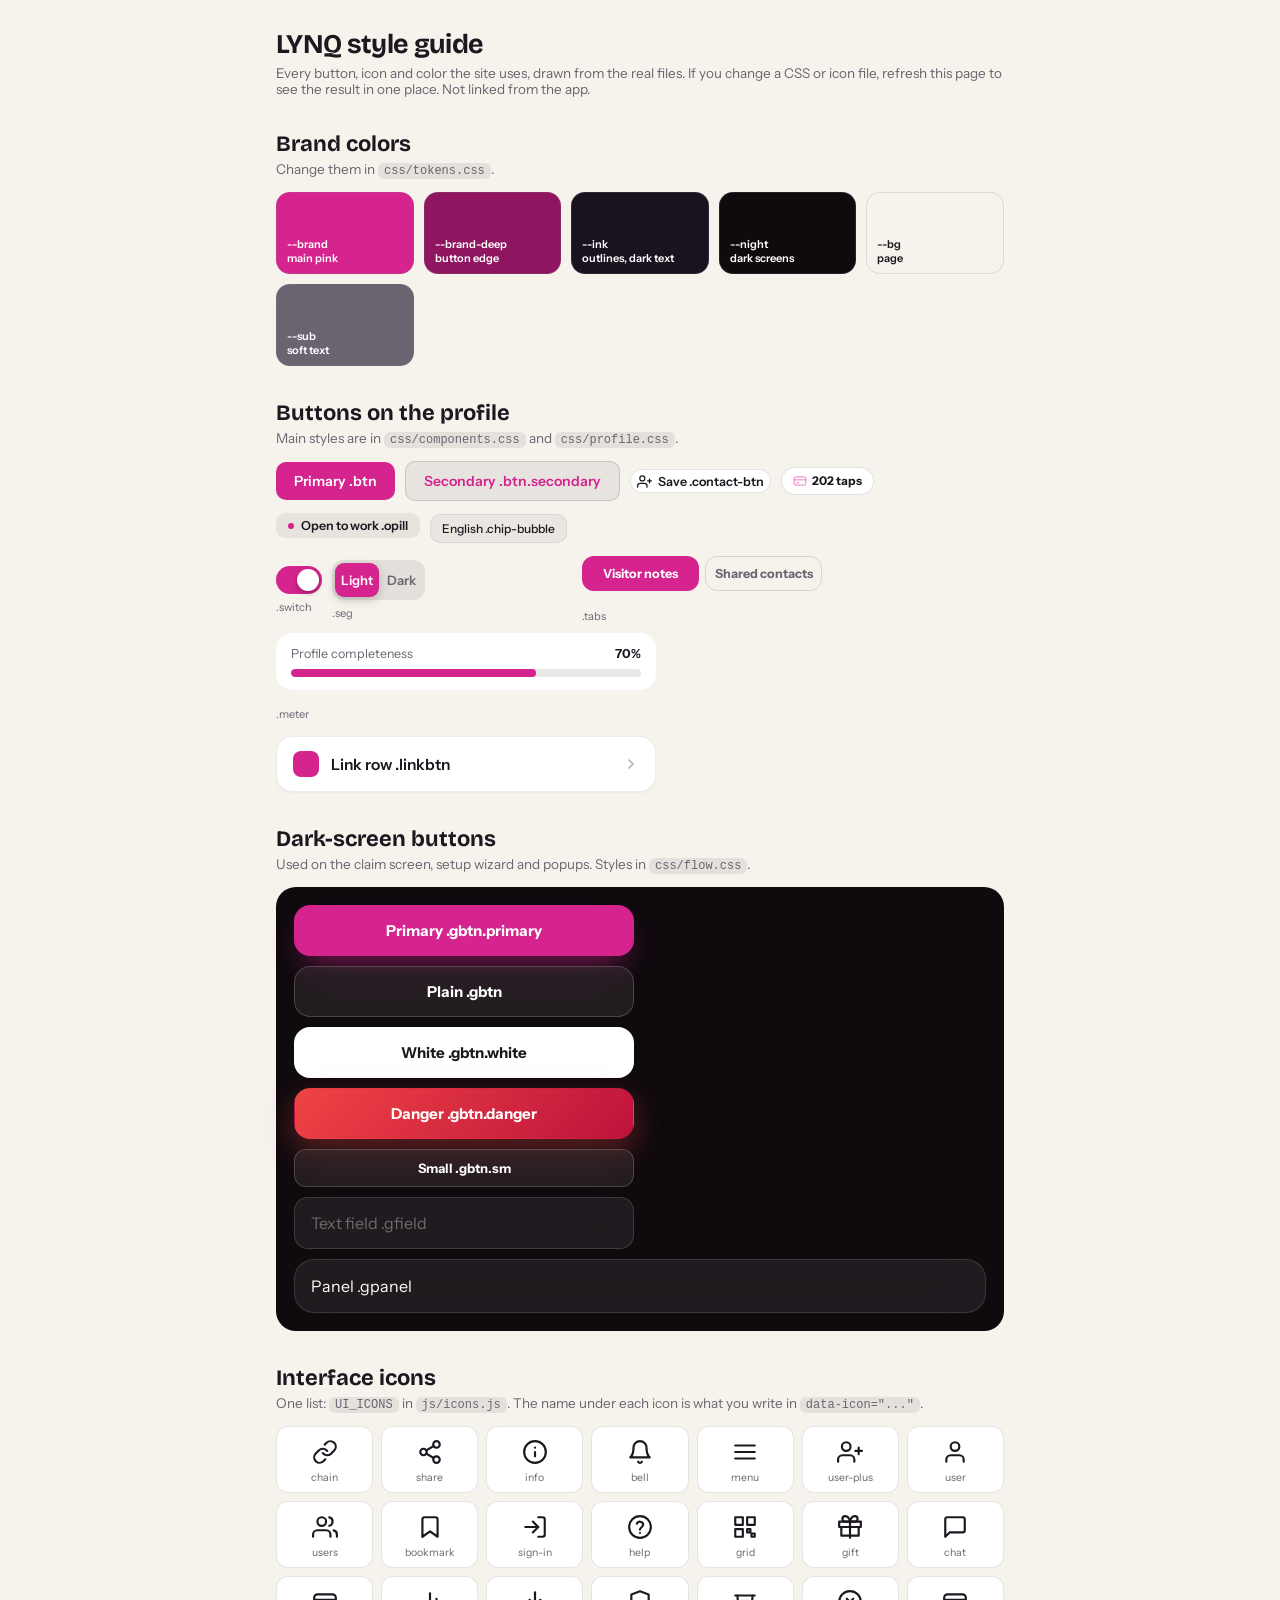
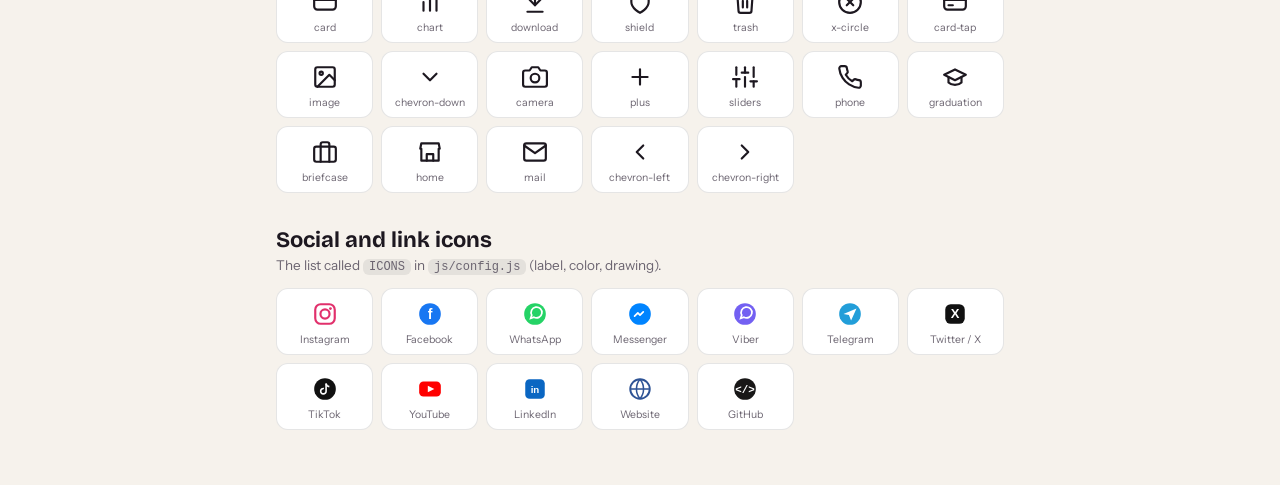
<file: styleguide.html>
<!DOCTYPE html>
<html lang="en"><head><meta charset="utf-8"><meta name="viewport" content="width=device-width,initial-scale=1">
<meta name="robots" content="noindex"><title>LYNQ style guide</title>
<link rel="preconnect" href="https://fonts.googleapis.com"><link rel="preconnect" href="https://fonts.gstatic.com" crossorigin>
<link href="https://fonts.googleapis.com/css2?family=Bricolage+Grotesque:wght@600;700;800&family=Instrument+Sans:wght@400;500;600;700&display=swap" rel="stylesheet">
<link rel="stylesheet" href="css/tokens.css"><link rel="stylesheet" href="css/base.css"><link rel="stylesheet" href="css/profile.css">
<link rel="stylesheet" href="css/components.css"><link rel="stylesheet" href="css/flow.css"><link rel="stylesheet" href="css/editor.css">
<link rel="stylesheet" href="css/overlays.css"><link rel="stylesheet" href="css/features.css"><link rel="stylesheet" href="css/themes.css">
<style>
/* only for this page */
html,body{height:auto}body{padding:20px 16px 60px;max-width:760px;margin:0 auto;-webkit-user-select:text;user-select:text}
body *{-webkit-user-select:text;user-select:text}
.sg h2{font-size:22px;margin:34px 0 4px}.sg p.d{margin:0 0 14px;color:var(--sub);font-size:13.5px}
.sg code{background:rgba(127,127,127,.15);padding:1px 6px;border-radius:6px;font-size:12px}
.sg .row2{display:flex;flex-wrap:wrap;gap:10px;align-items:center;margin-bottom:10px}
.sg .cell{display:flex;flex-direction:column;gap:6px;align-items:flex-start}.sg .cell small{font-size:11px;color:var(--sub)}
.sg .sws{display:grid;grid-template-columns:repeat(auto-fill,minmax(120px,1fr));gap:10px}
.sg .swc{border-radius:14px;padding:44px 10px 8px;font-size:11px;color:#fff;font-weight:600;border:1px solid rgba(127,127,127,.2)}
.sg .igrid{display:grid;grid-template-columns:repeat(auto-fill,minmax(92px,1fr));gap:8px}
.sg .ig{border:1px solid rgba(127,127,127,.2);border-radius:12px;padding:12px 6px 8px;display:flex;flex-direction:column;align-items:center;gap:6px;font-size:10.5px;color:var(--sub);background:var(--card-bg)}
.sg .ig svg{width:26px;height:26px;stroke:var(--text);fill:none}
.sg .dark{background:var(--night);border-radius:20px;padding:18px;display:flex;flex-direction:column;gap:10px;color:#fff}
.sg .dark .gbtn,.sg .dark .gfield{max-width:340px}
</style></head><body class="sg">
<h1>LYNQ style guide</h1>
<p class="d">Every button, icon and color the site uses, drawn from the real files. If you change a CSS or icon file, refresh this page to see the result in one place. Not linked from the app.</p>

<h2>Brand colors</h2><p class="d">Change them in <code>css/tokens.css</code>.</p>
<div class="sws">
<div class="swc" style="background:var(--brand)">--brand<br>main pink</div>
<div class="swc" style="background:var(--brand-deep)">--brand-deep<br>button edge</div>
<div class="swc" style="background:var(--ink)">--ink<br>outlines, dark text</div>
<div class="swc" style="background:var(--night)">--night<br>dark screens</div>
<div class="swc" style="background:var(--bg);color:var(--text)">--bg<br>page</div>
<div class="swc" style="background:var(--sub)">--sub<br>soft text</div>
</div>

<h2>Buttons on the profile</h2><p class="d">Main styles are in <code>css/components.css</code> and <code>css/profile.css</code>.</p>
<div class="row2">
<div class="cell"><button class="btn">Primary .btn</button></div>
<div class="cell"><button class="btn secondary">Secondary .btn.secondary</button></div>
<div class="cell"><button class="contact-btn"><svg viewBox="0 0 24 24" data-icon="user-plus" fill="none" stroke="currentColor" stroke-width="2" stroke-linecap="round" stroke-linejoin="round"></svg>Save .contact-btn</button></div>
<div class="cell"><span class="tap-pill"><svg viewBox="0 0 24 24" data-icon="card-tap"></svg><span class="tl">202 taps</span></span></div>
<div class="cell"><span class="opill"><i></i>Open to work .opill</span></div>
<div class="cell"><span class="chip-bubble">English .chip-bubble</span></div>
</div>
<div class="row2">
<div class="cell"><label class="switch" style="position:relative;display:inline-block;width:46px;height:28px"><input type="checkbox" checked><span class="slider"></span></label><small>.switch</small></div>
<div class="cell" style="min-width:240px"><div class="seg"><button class="on">Light</button><button>Dark</button></div><small>.seg</small></div>
<div class="cell" style="min-width:240px"><div class="tabs" style="width:100%"><button class="on">Visitor notes</button><button>Shared contacts</button></div><small>.tabs</small></div>
</div>
<div style="max-width:380px"><div class="meter"><div class="mt-top"><span>Profile completeness</span><b>70%</b></div><div class="mt-bar"><i style="width:70%"></i></div></div><small style="color:var(--sub);font-size:11px">.meter</small></div>
<div style="max-width:380px;margin-top:14px"><div class="links list-layout"><a class="linkbtn"><span style="width:26px;height:26px;display:inline-block;background:var(--accent);border-radius:8px"></span>Link row .linkbtn</a></div></div>

<h2>Dark-screen buttons</h2><p class="d">Used on the claim screen, setup wizard and popups. Styles in <code>css/flow.css</code>.</p>
<div class="dark">
<button class="gbtn primary">Primary .gbtn.primary</button>
<button class="gbtn">Plain .gbtn</button>
<button class="gbtn white">White .gbtn.white</button>
<button class="gbtn danger">Danger .gbtn.danger</button>
<button class="gbtn sm">Small .gbtn.sm</button>
<input class="gfield" placeholder="Text field .gfield">
<div class="gpanel">Panel .gpanel</div>
</div>

<h2>Interface icons</h2><p class="d">One list: <code>UI_ICONS</code> in <code>js/icons.js</code>. The name under each icon is what you write in <code>data-icon="..."</code>.</p>
<div class="igrid" id="uiIcons"></div>

<h2>Social and link icons</h2><p class="d">The list called <code>ICONS</code> in <code>js/config.js</code> (label, color, drawing).</p>
<div class="igrid" id="platIcons"></div>

<script>window.supabase={createClient:function(){return {}}};</script>
<script src="js/icons.js"></script>
<script src="js/config.js"></script>
<script>
document.getElementById('uiIcons').innerHTML=Object.keys(UI_ICONS).map(k=>`<div class="ig">${uiIcon(k)}${k}</div>`).join('');
document.getElementById('platIcons').innerHTML=Object.entries(ICONS).map(([k,v])=>`<div class="ig"><svg viewBox="0 0 24 24" style="stroke:none">${v.svg.replace(/currentColor/g,v.color)}</svg>${v.label}</div>`).join('');
</script>
</body></html>
</file>
<file: css/tokens.css>
/* css/tokens.css
   Colors and sizes used everywhere. Change the brand pink here.
   (Part of LYNQ 2027. See README.md, 'Where to change what'.) */

:root{
  /* ---- LYNQ brand: change these and the whole site follows ---- */
  --brand:#D6248F;       /* LYNQ pink: buttons, highlights */
  --brand-deep:#8f1561;  /* darker pink: button edges */
  --ink:#1B1220;         /* near-black used for outlines and dark text */
  --night:#0f0a0e;       /* background of the dark screens */
  /* ---- page defaults (a profile theme can override these) ---- */
  --bg:#F6F2EC;--card-bg:#fff;--text:#1d1820;--sub:#6b6470;--accent:var(--brand);--overlay:0,0,0;--ovop:.55;--border:rgba(255,255,255,.4);--wave:linear-gradient(90deg,var(--brand),#ff7ac2,#8b1d6a,#D6248F);color-scheme:light;padding-top:env(safe-area-inset-top,0px);padding-bottom:env(safe-area-inset-bottom,0px);box-sizing:border-box}
</file>
<file: css/base.css>
/* css/base.css
   Page reset, fonts and the page background.
   (Part of LYNQ 2027. See README.md, 'Where to change what'.) */
*{box-sizing:border-box;-webkit-tap-highlight-color:transparent}
body,button,a,div,span,svg,img,label{-webkit-user-select:none;user-select:none;-webkit-touch-callout:none}
input,textarea,select,[contenteditable="true"]{-webkit-user-select:text;user-select:text}
button,a,select,input[type=range],.linkbtn,.theme-card,.rm{outline:none}
button:focus,a:focus,.linkbtn:focus{outline:none}
img{-webkit-user-drag:none;user-drag:none}
html,body{margin:0;height:100%;background:var(--bg);color:var(--text);transition:background .4s cubic-bezier(.16,1,.3,1)}
body{font-family:'Instrument Sans',-apple-system,SF Pro Display,Segoe UI,Roboto,Arial,sans-serif;min-height:100%;-webkit-font-smoothing:antialiased;background-image:var(--pat,none);background-attachment:fixed}
body::before{content:"";position:fixed;inset:0 0 auto;height:env(safe-area-inset-top,0px);z-index:10;background:var(--bg)}
.hidden{display:none!important}

/* official LYNQ wordmark, takes the text color */
.wm{display:inline-block;aspect-ratio:364/72;background:currentColor;-webkit-mask:url(../assets/lynq-wordmark.webp) center/contain no-repeat;mask:url(../assets/lynq-wordmark.webp) center/contain no-repeat;vertical-align:middle;flex:none}
</file>
<file: css/profile.css>
/* css/profile.css
   The public profile: cover photo, avatar, name, links, contact buttons, floating buttons.
   (Part of LYNQ 2027. See README.md, 'Where to change what'.) */
.cover{position:relative;height:220px;background-size:cover;background-position:center;background-repeat:no-repeat;overflow:hidden}
.cover .ov{position:absolute;inset:0;background:rgba(var(--overlay),var(--ovop))}
.cover{-webkit-mask-image:linear-gradient(to bottom,#000 0,#000 calc(100% - 110px),rgba(0,0,0,.55) calc(100% - 55px),transparent 100%);mask-image:linear-gradient(to bottom,#000 0,#000 calc(100% - 110px),rgba(0,0,0,.55) calc(100% - 55px),transparent 100%);transition:height .3s}
.cover-tools{position:absolute;top:12px;left:12px;display:flex;flex-direction:column;gap:8px;z-index:3}
.cover-tools button{width:36px;height:36px;padding:0;border-radius:50%;border:1px solid rgba(255,255,255,.35);background:rgba(20,20,25,.42);backdrop-filter:blur(12px);-webkit-backdrop-filter:blur(12px);display:flex;align-items:center;justify-content:center;cursor:pointer;transition:transform .2s cubic-bezier(.16,1,.3,1)}
.cover-tools button:active{transform:scale(.92)}
.cover-tools svg{width:17px;height:17px;stroke:#fff;fill:none}
.wrap{max-width:460px;margin:0 auto;padding:0 18px 60px;width:100%}
.card{background:var(--card-bg);backdrop-filter:blur(20px);-webkit-backdrop-filter:blur(20px);border:1px solid var(--border);border-radius:24px;margin-top:-60px;padding:24px 20px 20px;position:relative;box-shadow:0 20px 40px rgba(0,0,0,.08),inset 0 1px 0 rgba(255,255,255,.6);width:100%;z-index:5}
.avatar-row{display:flex;align-items:flex-end;justify-content:space-between;margin-top:-70px;margin-bottom:12px}
.avatar-left-group{display:flex;align-items:flex-end;gap:8px}
.avatar{width:96px;height:96px;border-radius:50%;overflow:hidden;border:4px solid rgba(255,255,255,.9);display:flex;align-items:center;justify-content:center;background:var(--accent);color:#fff;font-size:32px;font-weight:700;box-shadow:0 8px 20px rgba(0,0,0,.12)}
.avatar img{width:100%;height:100%;object-fit:cover}
/* no gallery photos: centered profile */
.card.solo .avatar-row{justify-content:center}
.card.solo .avatar-left-group{flex-direction:column;align-items:center;gap:10px}
.card.solo .mini-row{margin-bottom:0}
.card.solo h1,.card.solo .work,.card.solo .worklocation,.card.solo .bio{text-align:center}
.gallery-btn{display:inline-flex;align-items:center;gap:5px;font-size:11px;font-weight:600;padding:5px 10px;border-radius:999px;border:1px solid rgba(127,127,127,.2);background:var(--card-bg);backdrop-filter:blur(10px);color:var(--text);cursor:pointer}
.gallery-btn svg{width:13px;height:13px;flex:none;stroke:var(--accent)}
.tap-pill{position:relative;display:inline-flex;align-items:center;gap:5px;font-size:11px;font-weight:700;padding:4px 10px;border-radius:999px;background:var(--card-bg);backdrop-filter:blur(10px);color:var(--text)}
.tap-pill svg{width:13px;height:13px;stroke:var(--accent);fill:none;flex:none}
.tap-pill::before{content:"";position:absolute;inset:0;border-radius:inherit;padding:1.5px;background:var(--wave);background-size:200% 100%;background-repeat:repeat-x;animation:waveflow 3.6s linear infinite;-webkit-mask:linear-gradient(#000 0 0) content-box,linear-gradient(#000 0 0);-webkit-mask-composite:xor;mask:linear-gradient(#000 0 0) content-box exclude,linear-gradient(#000 0 0);mask-composite:exclude;pointer-events:none}
@keyframes waveflow{to{background-position:200% 0}}
.tap-pill{height:28px;padding:0 11px;font-size:12px;white-space:nowrap;line-height:1}
.tap-pill svg{width:14px!important;height:14px!important}
.gallery-btn{width:28px;height:28px;padding:0;gap:0;font-size:0;justify-content:center}
.gallery-btn svg{width:15px!important;height:15px!important}
.mini-row{display:flex;align-items:center;gap:6px;margin-bottom:6px}
@media(max-width:330px){.tap-pill .tl{display:none}}
.no-taps .gallery-btn{width:auto;height:28px;padding:0 12px;gap:6px;font-size:12px}
.ed .li label.switch{position:relative;display:inline-block;width:46px;min-width:46px;height:28px;flex:none}
.switch input{opacity:0;width:0;height:0;position:absolute}
.switch .slider{position:absolute;inset:0;background:rgba(127,127,127,.35);border-radius:99px;transition:background .25s;cursor:pointer}
.switch .slider::before{content:"";position:absolute;width:22px;height:22px;left:3px;top:3px;border-radius:50%;background:#fff;box-shadow:0 2px 5px rgba(0,0,0,.3);transition:transform .25s cubic-bezier(.16,1,.3,1)}
.switch input:checked+.slider{background:var(--accent)}
.switch input:checked+.slider::before{transform:translateX(18px)}
h1{font-size:22px;margin:8px 0 4px;color:var(--text);font-weight:700}
.bio{color:var(--sub);font-size:14px;margin:0 0 10px;white-space:pre-wrap}
.eduroadmap-box{margin:10px 0 14px;background:rgba(127,127,127,.06);border:1px solid rgba(127,127,127,.15);border-radius:14px;overflow:hidden}
.eduroadmap-header{display:flex;align-items:center;justify-content:space-between;padding:10px 14px;cursor:pointer;font-size:13px;font-weight:600;color:var(--text)}
.eduroadmap-header svg{width:14px;height:14px;stroke:var(--accent);transition:transform .3s}
.eduroadmap-box.open .eduroadmap-header svg{transform:rotate(180deg)}
.eduroadmap-content{max-height:0;overflow:hidden;transition:max-height .35s cubic-bezier(.16,1,.3,1),padding .3s;padding:0 14px}
.eduroadmap-box.open .eduroadmap-content{max-height:600px;padding:0 14px 14px}
.timeline-list{position:relative;padding-left:16px;margin-top:6px;display:flex;flex-direction:column;gap:12px}
.timeline-list::before{content:'';position:absolute;left:4px;top:4px;bottom:4px;width:2px;background:var(--accent);opacity:.3}
.timeline-item{position:relative;font-size:11.5px;color:var(--sub)}
.timeline-item::before{content:'';position:absolute;left:-16px;top:4px;width:8px;height:8px;border-radius:50%;background:var(--accent);border:2px solid var(--card-bg)}
.timeline-level{font-weight:700;color:var(--text);font-size:12px}
.timeline-school{color:var(--text);font-weight:500}
.timeline-subinfo{color:var(--sub);font-size:11px;margin-top:1px}
.timeline-achievements{margin:2px 0 0;padding-left:12px;font-size:10.5px;color:var(--sub);list-style-type:disc}
.extra-section-container{margin:14px 0;display:flex;flex-direction:column;gap:10px}
.extra-group{display:flex;flex-direction:column;gap:6px}
.extra-label{font-weight:700;font-size:13px;color:var(--sub)}
.chips-flex{display:flex;flex-wrap:wrap;gap:6px}
.chip-bubble{font-size:11.5px;font-weight:500;color:var(--text);background:rgba(127,127,127,.1);border:1px solid rgba(127,127,127,.15);border-radius:999px;padding:5px 12px;backdrop-filter:blur(8px)}
.contact-row{display:flex;gap:6px;margin-bottom:14px;flex-wrap:wrap;justify-content:space-between}
.contact-btn{display:inline-flex;align-items:center;justify-content:center;gap:4px;font-size:11px;font-weight:600;padding:7px 8px;border-radius:999px;text-decoration:none;border:1px solid rgba(127,127,127,.15);background:var(--card-bg);backdrop-filter:blur(10px);color:var(--text);box-shadow:0 4px 12px rgba(0,0,0,.04);transition:transform .2s;cursor:pointer;flex:1;min-width:64px;white-space:nowrap;overflow:hidden}
.contact-btn:active{transform:scale(.95)}
.contact-btn svg{width:12px;height:12px;flex:none}
.work{margin:2px 0}
.workrow{font-size:14px;color:var(--sub);margin-bottom:2px}
.workrow .dur{font-size:12px}
.worklocation{font-size:13px;color:var(--sub);margin-bottom:12px}
.worklistitem{display:flex;align-items:center;gap:8px;font-size:13px;padding:6px 0;border-bottom:1px solid rgba(127,127,127,.15)}
.worklistitem .rm{margin-left:auto;color:#d33;font-weight:700;cursor:pointer}
[contenteditable="true"]{outline:2px dashed var(--accent);border-radius:6px;padding:2px 4px}
.links.list-layout{display:flex;flex-direction:column;gap:10px}
.links.list-layout .linkbtn{display:flex;align-items:center;gap:12px;padding:12px 14px;border-radius:14px;background:var(--card-bg);backdrop-filter:blur(10px);text-decoration:none;color:var(--text);font-weight:600;font-size:15px;border:1px solid rgba(127,127,127,.15);width:100%;box-shadow:0 4px 12px rgba(0,0,0,.03);transition:transform .2s cubic-bezier(.16,1,.3,1)}
.links.list-layout .linkbtn:active{transform:scale(.98)}
.links.list-layout .linkbtn svg{width:26px;height:26px;flex:none}
.links.list-layout .linkbtn .rm{margin-left:auto;color:#d33;font-weight:700;cursor:pointer;font-size:18px}
.links.grid-layout{display:grid;grid-template-columns:repeat(3,1fr);gap:12px}
.links.grid-layout .linkbtn{display:flex;flex-direction:column;align-items:center;justify-content:center;text-align:center;gap:8px;padding:16px 8px;border-radius:16px;background:var(--card-bg);backdrop-filter:blur(10px);text-decoration:none;color:var(--text);font-weight:600;font-size:13px;border:1px solid rgba(127,127,127,.15);position:relative;box-shadow:0 4px 12px rgba(0,0,0,.03)}
.links.grid-layout .linkbtn:active{transform:scale(.97)}
.links.grid-layout .linkbtn svg{width:36px;height:36px;flex:none}
.links.grid-layout .linkbtn .rm{position:absolute;top:4px;right:8px;color:#d33;font-weight:700;cursor:pointer;font-size:16px}
.floating-actions{position:fixed;right:18px;bottom:calc(18px + env(safe-area-inset-bottom,0px));display:flex;align-items:center;gap:8px;z-index:20}
.fab{background:var(--accent);color:#fff;border:none;border-radius:999px;padding:12px 20px;font-weight:700;font-size:14px;cursor:pointer;box-shadow:0 8px 24px rgba(0,0,0,.2);transition:transform .2s}
.fab:active{transform:scale(.95)}
.inbox-fab{background:rgba(30,30,30,.85);backdrop-filter:blur(10px);color:#fff;border:none;border-radius:999px;padding:12px 16px;font-weight:700;font-size:14px;cursor:pointer;box-shadow:0 8px 24px rgba(0,0,0,.2);display:flex;align-items:center;gap:6px}
.inbox-fab svg{width:16px;height:16px;stroke:#fff;fill:none}

/* ---------- refined profile look ---------- */
.card{border-radius:30px;padding:26px 22px 22px;box-shadow:0 30px 60px -30px rgba(0,0,0,.35),0 2px 6px rgba(0,0,0,.04)}
h1{font-size:26px;letter-spacing:-.025em;line-height:1.12;margin:10px 0 6px}
.bio{font-size:15px;line-height:1.5}
.tap-pill{border:1px solid rgba(127,127,127,.22);box-shadow:none}
.tap-pill::before{display:none}
.contact-row{gap:8px;flex-wrap:nowrap}
.contact-btn{flex:1 1 0;min-width:0;gap:6px;font-size:12.5px;padding:11px 6px;border-radius:14px;box-shadow:none;border:1px solid rgba(127,127,127,.2);transition:transform .15s,border-color .2s,background .2s}
.contact-btn svg{width:15px;height:15px}
.chip-bubble{border-radius:10px;font-size:12px;padding:6px 11px}
.extra-label{font-size:12.5px;font-weight:600;letter-spacing:.01em}
.links.list-layout{gap:10px}
.links.list-layout .linkbtn{padding:14px 16px;border-radius:16px;box-shadow:0 1px 2px rgba(0,0,0,.04);font-size:15.5px;transition:transform .15s,border-color .2s,box-shadow .2s}
.links.list-layout .linkbtn::after{content:"";margin-left:auto;width:16px;height:16px;flex:none;opacity:.35;background:currentColor;-webkit-mask:url("data:image/svg+xml,%3Csvg xmlns='http://www.w3.org/2000/svg' viewBox='0 0 24 24' fill='none' stroke='%23000' stroke-width='2.4' stroke-linecap='round' stroke-linejoin='round'%3E%3Cpath d='M9 6l6 6-6 6'/%3E%3C/svg%3E") center/contain no-repeat;mask:url("data:image/svg+xml,%3Csvg xmlns='http://www.w3.org/2000/svg' viewBox='0 0 24 24' fill='none' stroke='%23000' stroke-width='2.4' stroke-linecap='round' stroke-linejoin='round'%3E%3Cpath d='M9 6l6 6-6 6'/%3E%3C/svg%3E") center/contain no-repeat}
.links.list-layout .linkbtn:has(.rm)::after{display:none}
.links.grid-layout .linkbtn{border-radius:18px;box-shadow:0 1px 2px rgba(0,0,0,.04)}
@media (hover:hover){
 .links.list-layout .linkbtn:hover,.links.grid-layout .linkbtn:hover{transform:translateY(-2px);border-color:rgba(127,127,127,.35);box-shadow:0 12px 24px -14px rgba(0,0,0,.3)}
 .contact-btn:hover{border-color:rgba(127,127,127,.4)}
}
.btn{border-radius:14px}
.biz-i{border-radius:16px}
</file>
<file: css/components.css>
/* css/components.css
   Shared parts: brand badge, panels, form fields, .btn, modals, photo gallery.
   (Part of LYNQ 2027. See README.md, 'Where to change what'.) */
/* brand badge + decoration */
#brandBadge{position:fixed;right:14px;bottom:calc(14px + env(safe-area-inset-bottom,0px));height:34px;padding:5px 10px;border-radius:12px;background:#fff;box-shadow:0 6px 18px rgba(0,0,0,.2);z-index:20;object-fit:contain}
#decoEl{position:fixed;left:-34px;bottom:64px;width:190px;opacity:.16;pointer-events:none;z-index:0}
.panel{background:var(--card-bg);backdrop-filter:blur(25px);-webkit-backdrop-filter:blur(25px);border-radius:20px;padding:20px;margin-top:16px;border:1px solid var(--border);width:100%;box-shadow:0 15px 35px rgba(0,0,0,.1)}
.panel h3{margin:0 0 12px;font-size:13px;color:var(--sub);text-transform:uppercase;letter-spacing:.06em;display:flex;align-items:center;gap:6px;font-weight:700}
.panel h3 svg{width:16px;height:16px;stroke:var(--sub);fill:none}
.row{display:flex;gap:10px;margin-bottom:12px;align-items:center;flex-wrap:wrap}
.row label{font-size:13px;color:var(--sub);min-width:90px;font-weight:500}
input[type=text],input[type=url],textarea,select{flex:1;padding:10px 12px;border-radius:10px;border:1px solid rgba(127,127,127,.25);background:rgba(255,255,255,.5);color:var(--text);font-size:14px;min-width:120px;outline:none;transition:border-color .2s}
input[type=text]:focus,input[type=url]:focus,textarea:focus,select:focus{border-color:var(--accent);background:rgba(255,255,255,.8)}
textarea{width:100%;resize:vertical;min-height:70px}
input[type=range]{flex:1;accent-color:var(--accent)}
.btn{padding:10px 18px;border-radius:10px;border:none;background:var(--accent);color:#fff;font-weight:600;font-size:14px;cursor:pointer;transition:opacity .2s}
.btn:active{opacity:.8}
.btn.secondary{background:rgba(127,127,127,.12);color:var(--accent);border:1px solid rgba(127,127,127,.3)}
.note-section{margin-top:24px;border-top:1px solid rgba(127,127,127,.15);padding-top:16px}
.note{font-size:12px;color:var(--sub);margin-top:4px}
.auth-prompt{font-size:13px;color:var(--sub);text-align:center;margin-top:20px;display:block;position:relative;z-index:10}
.auth-prompt a{color:var(--accent);text-decoration:underline;font-weight:600;cursor:pointer}
.switch-account-link{display:block;text-align:center;margin:24px auto 0;font-size:11px;color:var(--sub);text-decoration:underline;cursor:pointer}
.note-item{padding:10px 0;border-bottom:1px solid rgba(127,127,127,.15);position:relative}
.note-item .del-note{position:absolute;right:0;top:10px;color:#d33;cursor:pointer;font-size:13px;font-weight:600}
.note-drawer{max-height:0;overflow:hidden;transition:max-height .35s cubic-bezier(.16,1,.3,1),opacity .25s;opacity:0}
.note-drawer.open{max-height:250px;opacity:1;margin-top:10px}
.modal-overlay{position:fixed;inset:0;background:rgba(0,0,0,.55);backdrop-filter:blur(8px);-webkit-backdrop-filter:blur(8px);z-index:999;display:flex;align-items:center;justify-content:center;padding:20px;opacity:0;pointer-events:none;transition:opacity .3s cubic-bezier(.16,1,.3,1)}
.modal-overlay.open{opacity:1;pointer-events:auto}
.modal-body{background:var(--card-bg);backdrop-filter:blur(30px);border-radius:24px;padding:24px;max-width:360px;width:100%;max-height:85vh;overflow-y:auto;position:relative;box-shadow:0 25px 50px rgba(0,0,0,.25);text-align:center;transform:scale(.92);transition:transform .3s cubic-bezier(.16,1,.3,1)}
.modal-overlay.open .modal-body{transform:scale(1)}
.modal-close{position:absolute;top:14px;right:18px;font-size:22px;font-weight:700;color:var(--sub);cursor:pointer;z-index:3}
.website-brand-btn{display:inline-flex;align-items:center;justify-content:center;gap:8px;width:100%;padding:10px 16px;margin-top:12px;border-radius:14px;background:var(--card-bg);border:1px solid rgba(127,127,127,.25);color:var(--text);font-weight:700;font-size:14px;text-decoration:none;box-shadow:0 4px 12px rgba(0,0,0,.04)}
.website-brand-btn .wm{height:15px;width:auto}
.gal{padding:18px;max-width:380px}
.gal h3{margin:0 0 12px;font-size:16px;color:var(--text)}
.gal-stage{position:relative;aspect-ratio:4/5;border-radius:18px;overflow:hidden;background:rgba(127,127,127,.12);touch-action:pan-y}
.gal-stage img{width:100%;height:100%;object-fit:cover;display:block;transition:opacity .25s,transform .35s cubic-bezier(.16,1,.3,1)}
.gal-stage img.sw{opacity:0;transform:scale(1.04)}
.gal-nav{position:absolute;top:50%;margin-top:-20px;width:40px;height:40px;border-radius:50%;border:1px solid rgba(255,255,255,.35);background:rgba(20,20,25,.38);backdrop-filter:blur(14px);-webkit-backdrop-filter:blur(14px);color:#fff;display:flex;align-items:center;justify-content:center;cursor:pointer;transition:transform .2s,background .2s}
.gal-nav:active{transform:scale(.88);background:rgba(20,20,25,.6)}
.gal-nav svg{width:20px;height:20px;stroke:#fff;fill:none;stroke-width:2.4}
.gal-nav.prev{left:10px}.gal-nav.next{right:10px}
.gal-dots{display:flex;justify-content:center;gap:6px;margin-top:12px}
.gal-dots i{width:6px;height:6px;border-radius:99px;background:rgba(127,127,127,.4);transition:all .3s}
.gal-dots i.on{width:18px;background:var(--accent)}
</file>
<file: css/flow.css>
/* css/flow.css
   The dark screens: loading, claim, setup wizard, photo cropper, Terms sheet.
   (Part of LYNQ 2027. See README.md, 'Where to change what'.) */

/* ===== dark glass flow ===== */
#loadingScreen{position:fixed;inset:0;background:var(--night);z-index:9999;display:flex;align-items:center;justify-content:center;transition:opacity .4s;padding:20px;text-align:center;color:#fff}
.loader-content{display:flex;flex-direction:column;align-items:center;gap:12px;max-width:320px}
.loader-logo{display:flex;align-items:center;gap:8px;font-size:22px;font-weight:800;letter-spacing:.05em}
.loader-logo .wm{height:34px}
.loader-text{font-size:13.5px;color:rgba(255,255,255,.6)}
.dots-loader span{display:inline-block;animation:wave 1.4s infinite ease-in-out}
.dots-loader span:nth-child(2){animation-delay:.2s}.dots-loader span:nth-child(3){animation-delay:.4s}
@keyframes wave{0%,80%,100%{transform:translateY(0);opacity:.4}40%{transform:translateY(-4px);opacity:1}}
#flow{position:fixed;inset:0;z-index:9998;background:var(--night);color:#fff;display:none;overflow-y:auto;-webkit-overflow-scrolling:touch}
#flow.open{display:block}
.blob{position:fixed;width:340px;height:340px;border-radius:50%;filter:blur(95px);opacity:.42;pointer-events:none}
.b1{background:var(--brand);top:-90px;left:-90px}.b2{background:#a855f7;bottom:-110px;right:-90px}
#flowBody{position:relative;z-index:2;min-height:100%;display:flex;flex-direction:column;align-items:center;justify-content:center;gap:14px;padding:max(28px,env(safe-area-inset-top)) 24px max(28px,env(safe-area-inset-bottom));max-width:440px;margin:0 auto;text-align:center}
#flowBody.enter{animation:fin .6s cubic-bezier(.16,1,.3,1)}
@keyframes fin{from{opacity:0;transform:translateY(20px) scale(.98)}to{opacity:1;transform:none}}
#flowBody h2{font-size:24px;font-weight:700;margin:4px 0 0;letter-spacing:-.01em}
#flowBody p{margin:0;font-size:14px;line-height:1.45;color:rgba(255,255,255,.62)}
.gbtn{width:100%;padding:15px;border-radius:16px;border:1px solid rgba(255,255,255,.18);background:rgba(255,255,255,.08);backdrop-filter:blur(20px);-webkit-backdrop-filter:blur(20px);color:#fff;font-weight:700;font-size:15px;cursor:pointer;display:flex;align-items:center;justify-content:center;gap:8px;transition:transform .2s cubic-bezier(.16,1,.3,1)}
.gbtn:active{transform:scale(.97)}
.gbtn.primary{background:var(--brand);border-color:transparent;box-shadow:0 14px 30px -12px rgba(214,36,143,.7)}
.gbtn.primary:active{transform:scale(.98)}
.gbtn.white{background:#fff;color:#1a1a1a;border-color:transparent}
.ghost{background:none;border:0;color:rgba(255,255,255,.55);font-size:14px;font-weight:600;padding:8px 14px;cursor:pointer}
.gpanel{width:100%;text-align:left;padding:16px;border-radius:20px;background:rgba(255,255,255,.07);border:1px solid rgba(255,255,255,.12);backdrop-filter:blur(24px);-webkit-backdrop-filter:blur(24px);display:flex;flex-direction:column;gap:14px}
.gstep{display:flex;gap:12px;align-items:flex-start}
.gstep b{width:22px;height:22px;border-radius:50%;background:rgba(255,255,255,.14);font-size:12px;display:flex;align-items:center;justify-content:center;flex:none;margin-top:1px}
.gstep strong{display:block;font-size:14px}.gstep span{font-size:12.5px;color:rgba(255,255,255,.55);line-height:1.35}
.gfield{width:100%;flex:none;padding:15px 16px;border-radius:14px;border:1px solid rgba(255,255,255,.14);background:rgba(255,255,255,.07);backdrop-filter:blur(16px);color:#fff;font-size:16px;outline:none;text-align:left;min-width:0}
.gfield:focus{border-color:rgba(214,36,143,.9);background:rgba(255,255,255,.11)}
.gfield::placeholder{color:rgba(255,255,255,.35)}
select.gfield option{color:#111}
textarea.gfield{min-height:110px;resize:none}
.fine{font-size:11px!important;opacity:.8}.fine a{color:#ff9bd0}
.fgrp{width:100%;display:flex;flex-direction:column;gap:8px}
.gfield.sm{padding:9px 12px;border-radius:12px;font-size:16px;line-height:1.2}
#flowBody .hint{font-size:12px;line-height:1.45;color:rgba(255,255,255,.5);text-align:left;margin:2px 2px 0}
.dots{display:flex;gap:6px;margin-bottom:6px}.dots i{width:6px;height:6px;border-radius:99px;background:rgba(255,255,255,.2);transition:all .4s}.dots i.on{width:22px;background:var(--brand)}
.pv{width:132px;height:132px;border-radius:50%;overflow:hidden;background:linear-gradient(135deg,var(--brand),#8b1d6a);display:flex;align-items:center;justify-content:center;font-size:40px;font-weight:700;border:1px solid rgba(255,255,255,.25);box-shadow:0 18px 40px rgba(0,0,0,.45);cursor:pointer;margin:6px 0}
.pv img{width:100%;height:100%;object-fit:cover}
.pv.cv{width:100%;height:auto;aspect-ratio:2.1;border-radius:20px;font-size:14px;color:rgba(255,255,255,.8)}
.bigcheck{width:104px;height:104px;border-radius:50%;display:flex;align-items:center;justify-content:center;background:rgba(214,36,143,.14);position:relative}
.bigcheck svg{width:80px;height:80px;fill:none;stroke-width:3;stroke-linecap:round;stroke-linejoin:round}
.bigcheck .cc{stroke:var(--brand);stroke-dasharray:152;stroke-dashoffset:152;animation:draw .8s .1s forwards cubic-bezier(.65,0,.35,1)}
.bigcheck .ck{stroke:#fff;stroke-dasharray:40;stroke-dashoffset:40;animation:draw .5s .75s forwards ease-out}
@keyframes draw{to{stroke-dashoffset:0}}
.flogo{display:flex;align-items:center;justify-content:center;margin:6px 0 14px;color:#fff}
.flogo .wm{width:min(250px,64vw);height:auto}
#crop{position:fixed;inset:0;z-index:10000;background:rgba(5,5,10,.82);backdrop-filter:blur(22px);-webkit-backdrop-filter:blur(22px);display:none;align-items:center;justify-content:center;padding:20px;color:#fff}
#crop.open{display:flex}
.cbox{width:100%;max-width:400px;display:flex;flex-direction:column;align-items:center;gap:14px;animation:fin .5s cubic-bezier(.16,1,.3,1)}
.cbox h3{margin:0;font-size:18px}.chint{margin:0;font-size:12.5px;color:rgba(255,255,255,.55)}
#cropVp{position:relative;overflow:hidden;border-radius:18px;background:#000;touch-action:none;cursor:grab;border:1px solid rgba(255,255,255,.2)}
#cropImg{position:absolute;left:0;top:0;transform-origin:0 0;max-width:none;pointer-events:none}
.cmask{position:absolute;inset:0;pointer-events:none;box-shadow:inset 0 0 0 1px rgba(255,255,255,.4)}
.cmask.circle{background:radial-gradient(circle closest-side,transparent calc(100% - 1px),rgba(0,0,0,.62) 100%)}
#cropZoom{width:100%;accent-color:var(--brand)}
.crow{display:flex;gap:10px;width:100%}
.fine a{text-decoration:underline;cursor:pointer;font-weight:600}
#legal{position:fixed;inset:0;z-index:10001;display:flex;align-items:flex-end;justify-content:center;background:rgba(0,0,0,.55);backdrop-filter:blur(10px);-webkit-backdrop-filter:blur(10px);opacity:0;pointer-events:none;transition:opacity .35s cubic-bezier(.16,1,.3,1)}
#legal.open{opacity:1;pointer-events:auto}
.sheet{width:100%;max-width:480px;max-height:88vh;display:flex;flex-direction:column;background:rgba(24,24,32,.9);backdrop-filter:blur(30px);-webkit-backdrop-filter:blur(30px);border:1px solid rgba(255,255,255,.12);border-bottom:0;border-radius:26px 26px 0 0;color:#fff;transform:translateY(100%);transition:transform .45s cubic-bezier(.16,1,.3,1);padding-bottom:env(safe-area-inset-bottom,0px)}
#legal.open .sheet{transform:none}
.sheet-head{display:flex;align-items:center;justify-content:space-between;padding:18px 20px 12px;border-bottom:1px solid rgba(255,255,255,.1)}
.sheet-head h3{margin:0;font-size:18px}
.sheet-x{width:30px;height:30px;border-radius:50%;border:0;background:rgba(255,255,255,.12);color:#fff;font-size:18px;line-height:1;cursor:pointer;display:flex;align-items:center;justify-content:center}
.sheet-body{overflow-y:auto;-webkit-overflow-scrolling:touch;padding:14px 20px 8px;font-size:13px;line-height:1.6;color:rgba(255,255,255,.78);text-align:left}
.sheet-body h5{font-size:13px;margin:14px 0 4px;color:#fff;opacity:.9}
.sheet-body h4{font-size:14px;color:#fff;margin:18px 0 6px}
.sheet-body p{margin:0 0 9px}.sheet-body ul{margin:0 0 9px;padding-left:18px}.sheet-body li{margin-bottom:5px}
.sheet-body b{color:#fff}
.sheet-foot{padding:12px 20px 16px}

/* ---------- setup wizard ---------- */
@keyframes finR{from{opacity:0;transform:translateX(26px)}to{opacity:1;transform:none}}
@keyframes finL{from{opacity:0;transform:translateX(-26px)}to{opacity:1;transform:none}}
#flowBody.enterR{animation:finR .38s cubic-bezier(.16,1,.3,1)}
#flowBody.enterL{animation:finL .38s cubic-bezier(.16,1,.3,1)}
.wz{width:100%;text-align:left;display:flex;flex-direction:column;gap:16px}
.wz h2{font-size:28px;line-height:1.12;letter-spacing:-.025em;margin:6px 0 0}
.wz>p{font-size:15px;margin-top:-8px}
.wz-top{display:flex;align-items:center;justify-content:space-between;gap:10px}
.wz-back{width:38px;height:38px;border-radius:12px;border:1px solid rgba(255,255,255,.16);background:rgba(255,255,255,.06);color:#fff;display:grid;place-items:center;cursor:pointer}
.wz-back.off{visibility:hidden}.wz-back svg{width:20px;height:20px}
.wz-count{font-size:13px;font-weight:600;color:rgba(255,255,255,.6)}
.wz-skip{background:none;border:0;color:rgba(255,255,255,.7);font-size:14px;font-weight:600;padding:8px 4px;cursor:pointer}
.wz-bar{height:4px;border-radius:99px;background:rgba(255,255,255,.12);overflow:hidden;margin-top:-4px}
.wz-bar i{display:block;height:100%;border-radius:inherit;background:var(--brand);transition:width .5s cubic-bezier(.16,1,.3,1)}
.wz-prev{border-radius:18px;overflow:hidden;background:rgba(255,255,255,.06);border:1px solid rgba(255,255,255,.12)}
.wp-cover{height:54px}
.wp-body{display:flex;align-items:center;gap:12px;padding:0 14px 14px;margin-top:-20px}
.wp-av{width:48px;height:48px;border-radius:50%;flex:none;display:grid;place-items:center;font-weight:700;font-size:16px;border:3px solid #17171f;overflow:hidden}
.wp-av img{width:100%;height:100%;object-fit:cover}
.wp-tx{display:flex;flex-direction:column;min-width:0;padding-top:20px}
.wp-tx b{font-size:15px;white-space:nowrap;overflow:hidden;text-overflow:ellipsis}
.wp-tx span{font-size:12.5px;color:rgba(255,255,255,.6);white-space:nowrap;overflow:hidden;text-overflow:ellipsis}
.wz .pv{align-self:center;border:2px dashed rgba(255,255,255,.3);background:rgba(255,255,255,.05);box-shadow:none}
.wz .pv.cv{align-self:stretch}
.wz .gfield{border-radius:16px;background:rgba(255,255,255,.06)}
.wz .gfield:focus{border-color:var(--brand);box-shadow:0 0 0 3px rgba(214,36,143,.25)}
.wz .wthemes{gap:16px 8px}
</file>
<file: css/editor.css>
/* css/editor.css
   The editor: collapsible sections, rows, switches, theme dots, action bar.
   (Part of LYNQ 2027. See README.md, 'Where to change what'.) */
/* ===== editor ===== */
.ed{margin-top:16px}
.ed-head{padding:2px 6px 12px}.ed-head h2{margin:0;font-size:22px;letter-spacing:-.02em}.ed-head p{margin:2px 0 0;font-size:13px;color:var(--sub)}
.sec{background:var(--card-bg);backdrop-filter:blur(24px);-webkit-backdrop-filter:blur(24px);border:1px solid var(--border);border-radius:22px;margin-bottom:12px;overflow:hidden;box-shadow:0 10px 28px rgba(0,0,0,.07)}
.sec>summary{list-style:none;display:flex;align-items:center;gap:12px;padding:13px 16px;cursor:pointer;font-weight:700;font-size:15px;color:var(--text)}
.sec>summary::-webkit-details-marker{display:none}
.sec .ic{width:30px;height:30px;border-radius:9px;display:flex;align-items:center;justify-content:center;flex:none}
.sec .ic svg{width:17px;height:17px;stroke:#fff;fill:none;stroke-width:2;stroke-linecap:round;stroke-linejoin:round}
.sec .chev{margin-left:auto;width:16px;height:16px;color:var(--sub);transition:transform .35s cubic-bezier(.16,1,.3,1)}
.sec[open] .chev{transform:rotate(180deg)}
.sec-body{padding:2px 14px 16px;display:flex;flex-direction:column;gap:12px}
.sec[open] .sec-body{animation:secin .4s cubic-bezier(.16,1,.3,1)}
@keyframes secin{from{opacity:0;transform:translateY(-6px)}to{opacity:1;transform:none}}
.sub-t{font-size:12px;font-weight:600;color:var(--sub);margin:2px 4px -4px}
.grp{background:rgba(127,127,127,.1);border-radius:16px;overflow:hidden}
.li{display:flex;align-items:center;gap:10px;padding:0 14px;min-height:46px;border-bottom:1px solid rgba(127,127,127,.14)}
.li:last-child{border-bottom:0}
.li.hidden{display:none}
.ed .li label:not(.switch):not(.pb){font-size:14px;font-weight:500;color:var(--text);min-width:78px;flex:none}
.ed .li input:not([type=range]):not([type=checkbox]),.ed .li select{flex:1;min-width:0;border:0;background:transparent;text-align:right;text-align-last:right;font-size:16px;padding:12px 0;color:var(--text);border-radius:0;outline:none;-webkit-appearance:none;appearance:none}
.ed .li input:focus,.ed .li select:focus{border:0;background:transparent;color:var(--accent)}
.ed .li input::placeholder{color:var(--sub);opacity:.55}
.ed .li input[type=range]{flex:1}
.ed .li input.clr:not([type=range]):not([type=checkbox]){flex:none;width:46px;height:30px;padding:0;border:0;border-radius:8px;-webkit-appearance:auto;appearance:auto;margin-left:auto}
.thumb{width:34px;height:34px;border-radius:50%;background:var(--accent) center/cover;flex:none;border:1px solid rgba(127,127,127,.25)}
.thumb.wide{width:52px;height:30px;border-radius:9px}
.ed .pb{border:0;font-family:inherit;margin-left:auto;font-size:13px;font-weight:700;color:var(--accent);background:rgba(127,127,127,.16);padding:7px 14px;border-radius:99px;cursor:pointer}
.ed .pb:active{transform:scale(.95)}
.tiles{display:grid;grid-template-columns:repeat(3,1fr);gap:10px}
.tile{aspect-ratio:1;border-radius:16px;background:rgba(127,127,127,.12) center/cover;border:1.5px dashed rgba(127,127,127,.4);display:flex;align-items:center;justify-content:center;cursor:pointer;color:var(--sub);transition:transform .2s}
.tile:active{transform:scale(.96)}.tile svg{width:22px;height:22px}.tile.has{border-style:solid}.tile.has svg{display:none}
.themes{display:grid;grid-template-columns:repeat(4,1fr);gap:12px 6px}
.sw{display:flex;flex-direction:column;align-items:center;gap:6px;font-size:10.5px;color:var(--sub);text-align:center;cursor:pointer;line-height:1.2}
.sw i{width:44px;height:44px;border-radius:50%;box-shadow:0 0 0 1px rgba(127,127,127,.3);transition:box-shadow .25s,transform .25s}
.sw.on i{box-shadow:0 0 0 2.5px var(--card-bg),0 0 0 5px var(--accent);transform:scale(.92)}
.sw.on{color:var(--text);font-weight:600}
#customBox{display:flex;flex-direction:column;gap:10px}
#clrDots{display:flex;gap:10px;flex-wrap:wrap}
#clrDots i{width:30px;height:30px;border-radius:50%;box-shadow:0 0 0 1px rgba(127,127,127,.3);cursor:pointer}
.seg{display:flex;background:rgba(127,127,127,.16);border-radius:12px;padding:3px;gap:2px}
.seg button{flex:1;border:0;background:none;padding:9px 6px;border-radius:9px;font-size:13px;font-weight:600;color:var(--sub);cursor:pointer;transition:background .25s,color .25s}
.seg button.on{background:var(--accent);color:#fff;box-shadow:0 3px 10px rgba(0,0,0,.2)}
.ed .btn{width:100%;border-radius:14px;padding:13px 16px}
.ed .worklistitem{background:rgba(127,127,127,.1);border:0;border-radius:12px;padding:10px 14px;margin-bottom:6px}
.actionbar{position:sticky;bottom:calc(12px + env(safe-area-inset-bottom,0px));z-index:15;margin-top:16px;padding:10px;border-radius:24px;background:var(--card-bg);backdrop-filter:blur(28px);-webkit-backdrop-filter:blur(28px);border:1px solid var(--border);box-shadow:0 14px 36px rgba(0,0,0,.2)}
.arow{display:flex;gap:8px}.arow .btn.secondary{width:34%}
#statusEl{font-size:12px;text-align:center;color:var(--sub);padding:0 4px 8px}#statusEl:empty{display:none}
body.editing .floating-actions{display:none}
.thumb.sq{border-radius:9px;background-color:rgba(127,127,127,.2);background-size:contain;background-position:center;background-repeat:no-repeat}
.lgo{object-fit:contain;border-radius:8px;flex:none}
.links.list-layout .linkbtn .lgo{width:26px;height:26px}
.links.grid-layout .linkbtn .lgo{width:36px;height:36px}
.lgbtn{margin-left:auto;font-size:11px;font-weight:700;color:var(--accent);background:rgba(127,127,127,.15);padding:4px 9px;border-radius:99px;cursor:pointer;white-space:nowrap}
.lgbtn+.rm{margin-left:10px!important}
.gbtn.sm{padding:10px;font-size:13px;border-radius:12px}
@media (prefers-reduced-motion:reduce){*{animation-duration:.01ms!important;animation-iteration-count:1!important;transition-duration:.01ms!important}}
</file>
<file: css/overlays.css>
/* css/overlays.css
   Menu, tabs, popup dialogs, visitor share panel, business mode, offline bar.
   (Part of LYNQ 2027. See README.md, 'Where to change what'.) */
.cover-tools.rt{left:auto;right:12px}
.pop{position:fixed;top:calc(58px + env(safe-area-inset-top,0px));right:12px;z-index:60;width:min(300px,calc(100vw - 24px));background:var(--card-bg);backdrop-filter:blur(26px);-webkit-backdrop-filter:blur(26px);border:1px solid var(--border);border-radius:18px;padding:10px;box-shadow:0 18px 40px rgba(0,0,0,.25);color:var(--text)}
.mi{display:flex;align-items:center;gap:10px;width:100%;padding:11px 10px;border:0;background:none;color:var(--text);font-size:14px;font-weight:600;border-radius:12px;text-align:left;cursor:pointer}
.mi:active{background:rgba(127,127,127,.18)}
.mi.danger{color:#e5484d}
.mi svg{width:18px;height:18px;stroke:currentColor;fill:none;stroke-width:2;stroke-linecap:round;stroke-linejoin:round;flex:none}
.msep{height:1px;background:rgba(127,127,127,.22);margin:6px 4px}
.scf h4{margin:2px 2px 8px;font-size:12.5px;line-height:1.35}
.scrow{display:flex;align-items:center;gap:8px;margin-bottom:7px}
.scrow svg{width:18px;height:18px;flex:none}
.scrow input{flex:1;min-width:0;padding:7px 10px;border-radius:10px;border:1px solid rgba(127,127,127,.3);background:rgba(127,127,127,.1);color:var(--text);font-size:16px}
.scf .btn{width:100%;padding:9px;font-size:13px}
#scStatus{font-size:11.5px;color:var(--sub);margin-top:6px;min-height:14px}
.tabs{display:flex;gap:6px;margin-bottom:12px}
.tabs button{flex:1;padding:9px 6px;border-radius:12px;border:1px solid rgba(127,127,127,.25);background:none;color:var(--sub);font-weight:700;font-size:12.5px;cursor:pointer}
.tabs button.on{background:var(--accent);color:#fff;border-color:transparent}
.tile{position:relative}
.tile .tx{display:none;position:absolute;top:6px;right:6px;width:24px;height:24px;border-radius:50%;background:rgba(0,0,0,.62);color:#fff;font-size:16px;line-height:24px;text-align:center;font-weight:700}
.tile.has .tx{display:block}

.dlg{position:fixed;inset:0;z-index:10002;display:flex;align-items:center;justify-content:center;padding:20px;background:rgba(0,0,0,.6);backdrop-filter:blur(12px);-webkit-backdrop-filter:blur(12px);opacity:0;pointer-events:none;transition:opacity .3s cubic-bezier(.16,1,.3,1)}
.dlg.open{opacity:1;pointer-events:auto}
.dlg-box{width:100%;max-width:340px;display:flex;flex-direction:column;align-items:center;gap:12px;background:rgba(24,24,32,.92);backdrop-filter:blur(30px);-webkit-backdrop-filter:blur(30px);border:1px solid rgba(255,255,255,.12);border-radius:26px;padding:24px 20px 18px;color:#fff;text-align:center;box-shadow:0 25px 60px rgba(0,0,0,.5);transform:scale(.94) translateY(8px);transition:transform .4s cubic-bezier(.16,1,.3,1)}
.dlg.open .dlg-box{transform:none}
.dlg-ic{width:58px;height:58px;border-radius:50%;display:flex;align-items:center;justify-content:center;background:rgba(124,140,255,.16);border:1px solid rgba(255,255,255,.12)}
.dlg-ic.danger{background:rgba(239,68,68,.16);border-color:rgba(239,68,68,.35)}
.dlg-ic svg{width:28px;height:28px;fill:none;stroke-width:2.2;stroke-linecap:round;stroke-linejoin:round}
.dlg-box h3{margin:2px 0 0;font-size:19px;letter-spacing:-.01em}
.dlg-box p{margin:0;font-size:13.5px;line-height:1.5;color:rgba(255,255,255,.62)}
.dlg-row{display:flex;gap:10px;width:100%;margin-top:4px}
.gbtn.danger{background:linear-gradient(135deg,#ef4444,#be123c);border-color:transparent;box-shadow:0 12px 30px rgba(239,68,68,.35)}
.gbtn:disabled{opacity:.4;pointer-events:none}

.is-owner #brandBadge{bottom:calc(76px + env(safe-area-inset-bottom,0px))}
body.editing #brandBadge{display:none}

.wthemes{display:grid;grid-template-columns:repeat(4,1fr);gap:12px 6px;width:100%}
.wsw{display:flex;flex-direction:column;align-items:center;gap:6px;font-size:10.5px;color:rgba(255,255,255,.65);cursor:pointer;line-height:1.2;text-align:center}
.wsw i{width:46px;height:46px;border-radius:50%;box-shadow:0 0 0 1px rgba(255,255,255,.25);transition:box-shadow .25s,transform .25s}
.wsw.on i{box-shadow:0 0 0 2.5px var(--night),0 0 0 5px var(--brand);transform:scale(.92)}
.wsw.on{color:#fff;font-weight:600}
.wdots{display:flex;gap:10px;flex-wrap:wrap;justify-content:center}
.wdots i{width:30px;height:30px;border-radius:50%;box-shadow:0 0 0 1px rgba(255,255,255,.25);cursor:pointer}
.wseg{display:flex;background:rgba(255,255,255,.1);border-radius:12px;padding:3px;gap:2px;width:100%}
.wseg button{flex:1;border:0;background:none;padding:9px;border-radius:9px;font-size:13px;font-weight:600;color:rgba(255,255,255,.6);cursor:pointer}
.wseg button.on{background:var(--brand);color:#fff}
.wprev{width:100%;border-radius:14px;overflow:hidden;border:1px solid rgba(255,255,255,.15);text-align:left}

#scPanel{position:absolute;top:calc(6px + env(safe-area-inset-top,0px));right:54px;width:290px;transform-origin:top right;transform:scale(var(--scs,.64));z-index:25;background:var(--card-bg);backdrop-filter:blur(26px);-webkit-backdrop-filter:blur(26px);border:1px solid var(--border);border-radius:18px;padding:12px;box-shadow:0 14px 34px rgba(0,0,0,.28);color:var(--text)}
.sch{display:flex;align-items:flex-start;justify-content:space-between;gap:8px;margin-bottom:8px}
.sch h4{margin:2px 0 0;font-size:13px;line-height:1.3}
#scMin{flex:none;width:28px;height:28px;padding:0;border-radius:50%;border:1px solid rgba(127,127,127,.3);background:rgba(127,127,127,.14);color:var(--text);display:flex;align-items:center;justify-content:center;cursor:pointer}
#scMin svg{width:15px;height:15px;stroke:currentColor;fill:none;stroke-width:2.4;stroke-linecap:round}

.biz{margin:4px 0 14px}.biz-t{font-weight:700;font-size:13px;color:var(--sub);margin-bottom:6px}
.biz-i{display:flex;align-items:center;gap:10px;padding:9px 10px;border-radius:14px;background:var(--card-bg);border:1px solid rgba(127,127,127,.15);margin-bottom:8px}
.biz-i img{width:52px;height:52px;border-radius:12px;object-fit:cover;flex:none}
.biz-x{flex:1;min-width:0;display:flex;flex-direction:column}.biz-x b{font-size:14px}.biz-x span{font-size:12px;color:var(--sub)}
.biz-p{font-weight:800;font-size:14px;color:var(--accent);white-space:nowrap}
.biz-b{display:flex;gap:8px;margin-top:6px}.biz-b .btn{flex:1;text-align:center;text-decoration:none;border-radius:14px;padding:12px}
h1[data-v]:not([data-v=""])::after{content:"✓";display:inline-flex;align-items:center;justify-content:center;width:18px;height:18px;margin-left:8px;border-radius:50%;background:#1d9bf0;color:#fff;font-size:11px;vertical-align:middle;transform:translateY(-1px)}
h1[data-v=staff]::after{background:var(--brand)}h1[data-v=student]::after{background:#10b981}
#offBar{position:fixed;left:50%;transform:translateX(-50%);top:calc(8px + env(safe-area-inset-top,0px));z-index:70;background:rgba(20,20,25,.88);color:#fff;font-size:12px;padding:6px 12px;border-radius:99px;backdrop-filter:blur(10px);white-space:nowrap}

#scPanel{position:absolute;top:calc(6px + env(safe-area-inset-top,0px));left:50%;right:auto;width:340px;transform-origin:top center;transform:translateX(-50%) scale(var(--scs,.7));z-index:25;background:var(--card-bg);backdrop-filter:blur(26px);-webkit-backdrop-filter:blur(26px);border:1px solid var(--border);border-radius:16px;padding:7px 10px 9px;box-shadow:0 12px 28px rgba(0,0,0,.28);color:var(--text)}
.sch{display:flex;align-items:center;justify-content:space-between;gap:8px;margin-bottom:5px}
.sch h4,#scStatus{margin:0;font-size:12px;line-height:1.2;color:var(--text);min-height:0}
#scMin{width:22px;height:22px}#scMin svg{width:12px;height:12px}
.scg{display:grid;grid-template-columns:1fr 1fr;gap:3px 6px}
.scf1{position:relative;display:block}
.scf1 svg,.scf1 .sci{position:absolute;left:8px;top:50%;transform:translateY(-50%);width:16px;height:16px;pointer-events:none}
.scf1 .sci{font-size:11px;font-weight:700;width:auto}
.scf1 input{display:block;width:100%;height:30px;padding:0 8px 0 29px;border-radius:9px;border:1px solid rgba(127,127,127,.3);background:rgba(127,127,127,.1);color:var(--text);font-size:16px;min-width:0}
#scSend{width:100%;height:30px;padding:0;border-radius:9px;font-size:14px}
.biz-ph{display:grid;grid-template-columns:repeat(3,1fr);gap:8px;margin:4px 0 10px}
.biz-ph img{width:100%;aspect-ratio:1;object-fit:cover;border-radius:14px;cursor:pointer;border:1px solid rgba(127,127,127,.15)}
.opill{display:inline-flex;align-items:center;gap:7px;margin:2px 0 8px;padding:5px 12px;border-radius:9px;font-size:12.5px;font-weight:600;color:var(--text);background:rgba(127,127,127,.12)}
.opill i{width:6px;height:6px;border-radius:50%;background:var(--accent)}
#openWrap{text-align:center}
#dlgText{white-space:pre-line;user-select:text;-webkit-user-select:text;word-break:break-word}
</file>
<file: css/features.css>
/* css/features.css
   Walkthrough, notification bell, completeness meter, business templates.
   (Part of LYNQ 2027. See README.md, 'Where to change what'.) */
/* background pattern: painted on the page itself so it never ends, however far you scroll */
html{background-image:var(--pat,none);background-attachment:fixed}
body{background:transparent;background-image:none}
#tour{position:fixed;inset:0;z-index:10003}
#tourSpot{position:fixed;border-radius:14px;box-shadow:0 0 0 9999px rgba(5,5,10,.72),0 0 0 2px rgba(255,255,255,.55);transition:all .3s cubic-bezier(.16,1,.3,1);pointer-events:none}
#tourSpot.none{left:50%;top:50%;width:0;height:0}
#tourCard{position:fixed;left:12px;right:12px;max-width:420px;margin:0 auto;background:rgba(24,24,32,.96);backdrop-filter:blur(24px);-webkit-backdrop-filter:blur(24px);border:1px solid rgba(255,255,255,.14);border-radius:22px;padding:16px 16px 12px;color:#fff;box-shadow:0 20px 50px rgba(0,0,0,.5)}
#tourCard.bottom{bottom:calc(14px + env(safe-area-inset-bottom,0px))}
#tourCard.top{top:calc(14px + env(safe-area-inset-top,0px))}
#tourCard.mid{top:50%;transform:translateY(-50%)}
.tc-step{font-size:11px;color:rgba(255,255,255,.5);font-weight:600;letter-spacing:.05em;text-transform:uppercase}
#tourCard h3{margin:4px 0;font-size:17px}
#tourCard p{margin:0 0 12px;font-size:13.5px;line-height:1.5;color:rgba(255,255,255,.72)}
.tc-row{display:flex;align-items:center;gap:8px}
.tc-row .gbtn{width:auto;padding:10px 16px;font-size:14px;border-radius:12px}
.biz-ph.n1{grid-template-columns:minmax(0,60%);justify-content:center}
.biz-ph.n2{grid-template-columns:1fr 1fr}.biz-ph.n2 img{aspect-ratio:4/3}
.cover-tools button{position:relative}
#bellDot{position:absolute;top:-3px;right:-3px;min-width:17px;height:17px;padding:0 4px;border-radius:99px;background:#ef4444;color:#fff;font:700 10px/17px -apple-system,Arial,sans-serif;text-align:center;font-style:normal}
.meter{background:var(--card-bg);border:1px solid var(--border);border-radius:16px;padding:12px 14px;margin-bottom:12px}
.mt-top{display:flex;justify-content:space-between;gap:8px;font-size:12.5px;color:var(--sub)}.mt-top b{color:var(--text)}
.mt-bar{height:8px;border-radius:99px;background:rgba(127,127,127,.18);margin-top:8px;overflow:hidden}
.mt-bar i{display:block;height:100%;background:var(--accent);border-radius:99px;transition:width .4s}
.tplrow{display:flex;flex-wrap:wrap;gap:8px}
.tplrow button{border:1px solid rgba(127,127,127,.3);background:rgba(127,127,127,.12);color:var(--text);padding:8px 14px;border-radius:99px;font-size:13px;font-weight:600;cursor:pointer}
</file>
<file: css/themes.css>
/* css/themes.css
   Final polish layer and the LYNQ team theme (paper and ink).
   (Part of LYNQ 2027. See README.md, 'Where to change what'.) */
/* ---- polish: calmer, more handmade ---- */
button,input,select,textarea{font-family:inherit}
body{font-family:'Instrument Sans',-apple-system,SF Pro Text,Segoe UI,Roboto,Arial,sans-serif}
h1,h2,h3,.loader-logo,.biz-t,.sec>summary,#tourCard h3,.ed-head h2{font-family:'Bricolage Grotesque','Instrument Sans',-apple-system,Segoe UI,Arial,sans-serif}
h1{font-size:27px;letter-spacing:-.025em;line-height:1.08}
.card,.linkbtn,.contact-btn,.sec,.panel,.chip-bubble,.tap-pill,.gallery-btn,.modal-body,.actionbar,.meter,#scPanel,.pop{-webkit-backdrop-filter:none;backdrop-filter:none}
.card{box-shadow:0 1px 2px rgba(0,0,0,.06),0 14px 30px -18px rgba(0,0,0,.4)}
.linkbtn,.sec{box-shadow:none}
.blob{display:none}
/* ---- LYNQ theme: paper, ink and one loud pink ---- */
html[data-theme="lynq-team"] .cover{-webkit-mask-image:none;mask-image:none;border-bottom:2px solid var(--ink)}
html[data-theme="lynq-team"] .cover::before{content:"";position:absolute;inset:0;background:radial-gradient(rgba(255,255,255,.34) 1.3px,transparent 1.7px) 0 0/14px 14px;pointer-events:none}
html[data-theme="lynq-team"] .card{border:2px solid var(--ink);border-radius:20px;box-shadow:6px 6px 0 var(--ink)}
html[data-theme="lynq-team"] .avatar{border:3px solid var(--ink);box-shadow:3px 3px 0 var(--ink)}
html[data-theme="lynq-team"] .linkbtn,html[data-theme="lynq-team"] .biz-i,html[data-theme="lynq-team"] .eduroadmap-box{border:2px solid var(--ink);border-radius:14px;box-shadow:3px 3px 0 var(--ink);background:#fff;transition:transform .12s,box-shadow .12s}
html[data-theme="lynq-team"] .linkbtn:active{transform:translate(3px,3px);box-shadow:0 0 0 var(--ink)}
html[data-theme="lynq-team"] .contact-btn{border:2px solid var(--ink);box-shadow:2px 2px 0 var(--ink);background:#fff;transition:transform .12s,box-shadow .12s}
html[data-theme="lynq-team"] .contact-btn:active{transform:translate(2px,2px);box-shadow:0 0 0 var(--ink)}
html[data-theme="lynq-team"] .chip-bubble{border:1.5px solid var(--ink);background:#fff}
html[data-theme="lynq-team"] .tap-pill{border:2px solid var(--ink);background:#FFE3F2}
html[data-theme="lynq-team"] .tap-pill::before{display:none}
html[data-theme="lynq-team"] .btn{border:2px solid var(--ink);box-shadow:3px 3px 0 var(--ink);color:#fff}
html[data-theme="lynq-team"] .btn.secondary{background:#fff;color:var(--ink)}
html[data-theme="lynq-team"] .opill{background:#fff;color:var(--ink);border:2px solid var(--ink)}

/* link tiles need a stronger selector than the grid/list layout rules above, so the ink outline reaches them too */
html[data-theme="lynq-team"] .links .linkbtn{border:2px solid var(--ink);border-radius:14px;box-shadow:3px 3px 0 var(--ink);background:#fff;transition:transform .12s,box-shadow .12s}
html[data-theme="lynq-team"] .links .linkbtn:active{transform:translate(3px,3px);box-shadow:0 0 0 var(--ink)}
</file>
